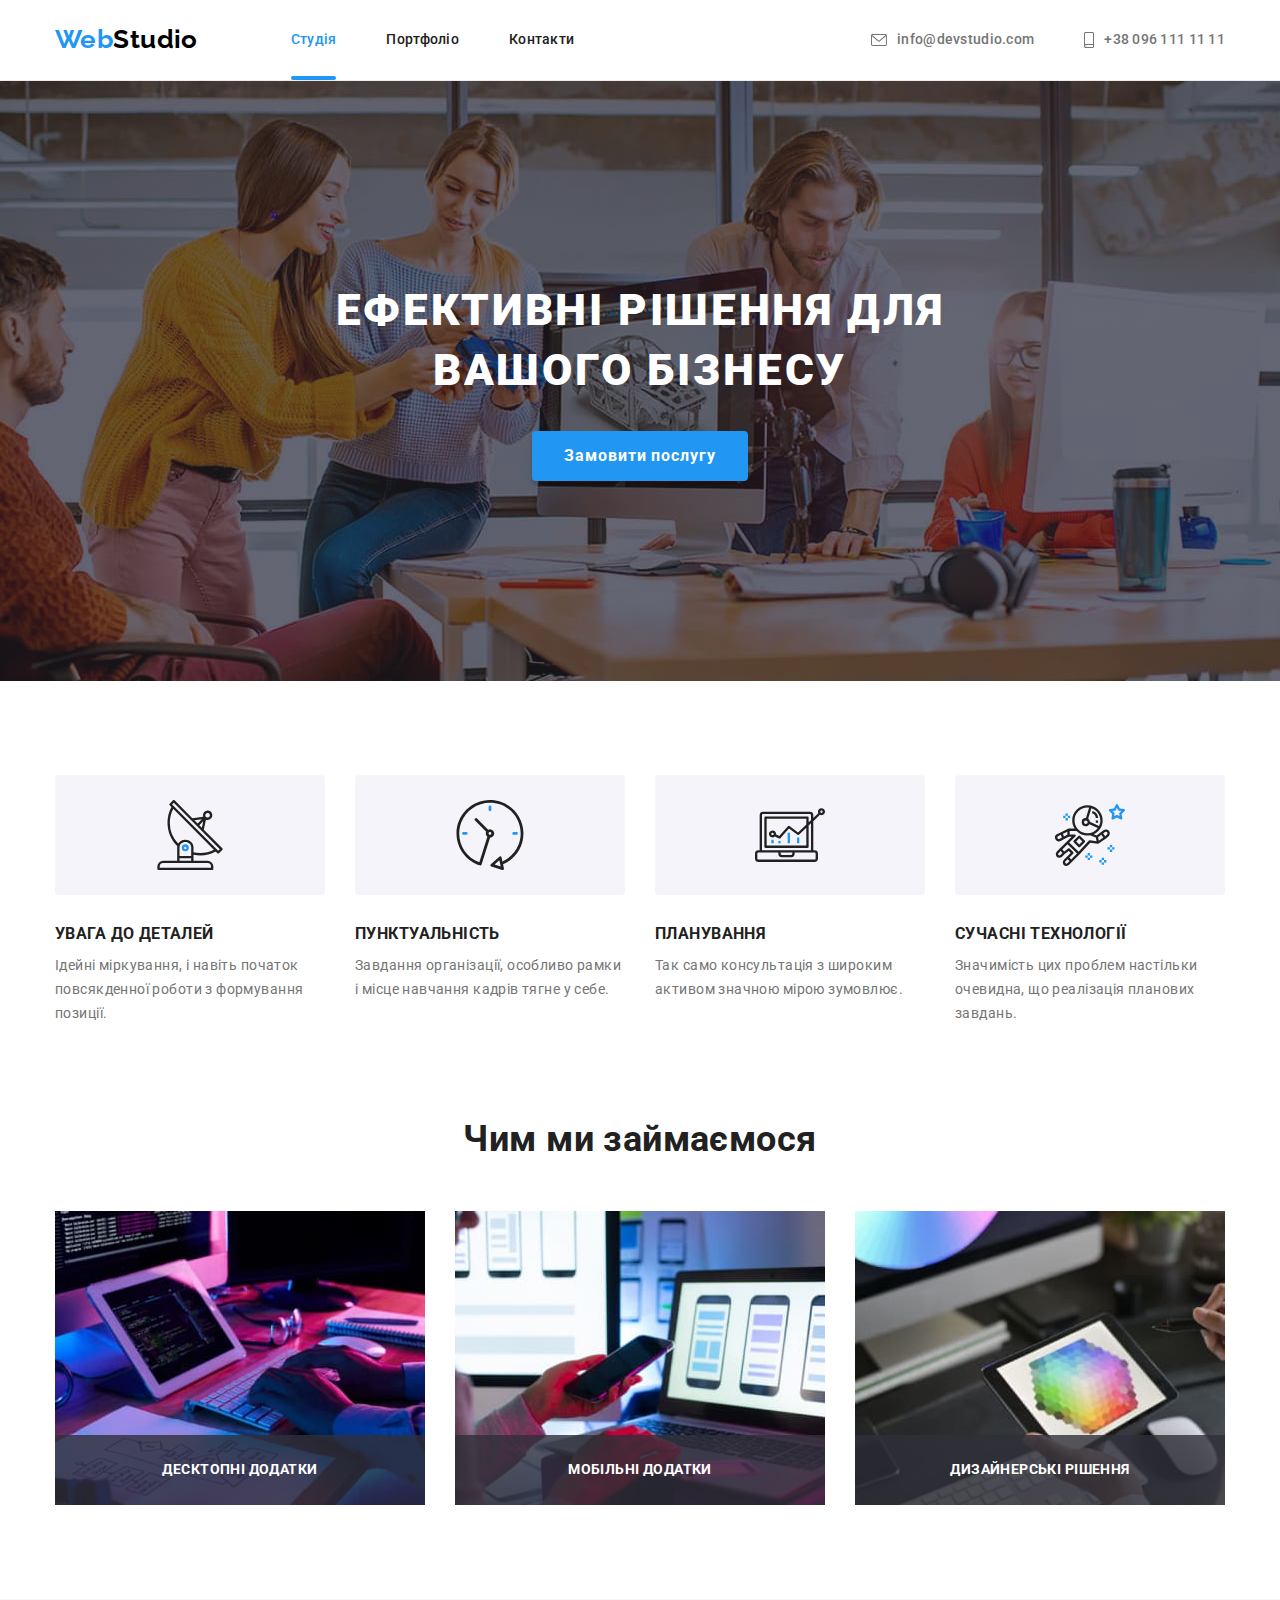
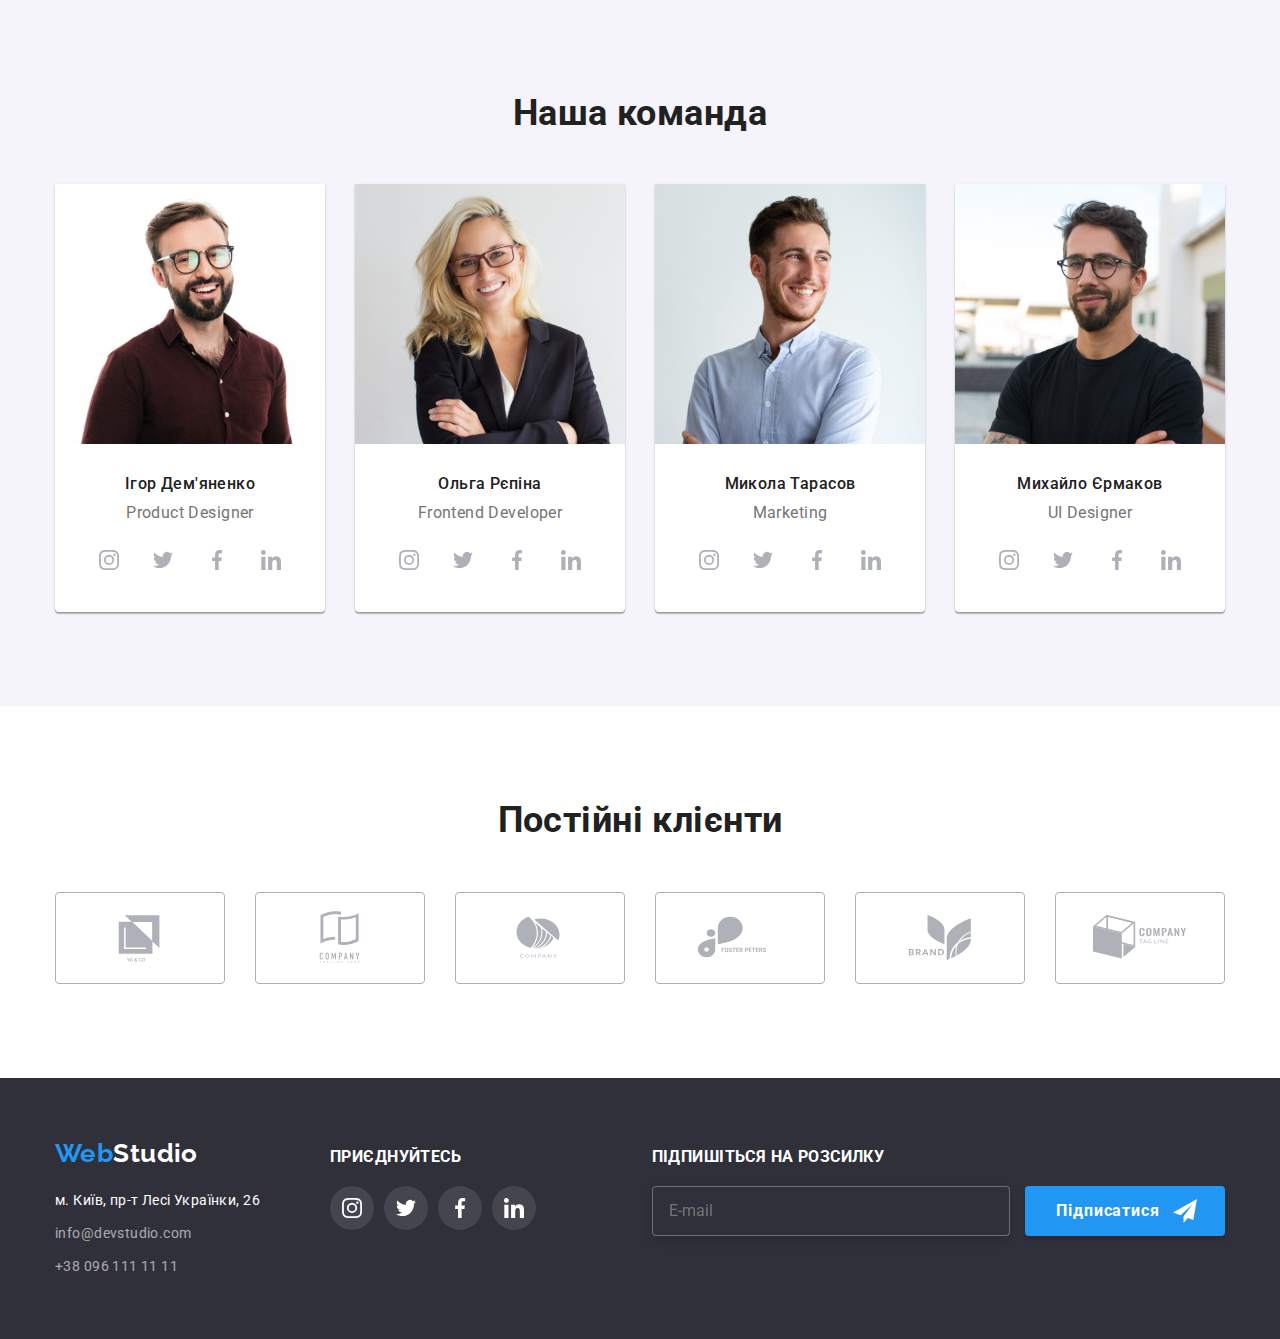
<file: index.html>
<!DOCTYPE html>
<html lang="uk">
  <head>
    <meta charset="UTF-8" />
    <meta http-equiv="X-UA-Compatible" content="IE=edge" />
    <meta name="viewport" content="width=device-width, initial-scale=1.0" />
    <title>Web Studio</title>
    <link rel="preconnect" href="https://fonts.googleapis.com" />
    <link rel="preconnect" href="https://fonts.gstatic.com" crossorigin />
    <link
      href="https://fonts.googleapis.com/css2?family=Raleway:wght@700&family=Roboto:wght@400;500;700;900&display=swap"
      rel="stylesheet"
    />
    <link
      rel="stylesheet"
      href="https://cdnjs.cloudflare.com/ajax/libs/modern-normalize/1.1.0/modern-normalize.min.css"
    />
    <link rel="stylesheet" href="./css/main.min.css" />
  </head>
  <body>
    <header class="header">
      <div class="container main-nav">
        <nav class="navigation">
          <a href="./index.html" class="header__logo"
            >Web<span class="logo__header">Studio</span></a
          >
          <ul class="site-nav">
            <li class="site-nav__item">
              <a href="./index.html" class="site-nav__link  current">Студія</a>
            </li>
            <li class="site-nav__item">
              <a href="./portfolio.html" class="site-nav__link">Портфоліо</a>
            </li>
            <li class="site-nav__item">
              <a href="" class="site-nav__link">Контакти</a>
            </li>
          </ul>
        </nav>
        <ul class="auth-nav">
          <li class="auth-nav__item">
            <a
              href="mailto:info@devstudio.com"
              target="_blank"
              rel="noopener noreferrer nofollow"
              class="auth-nav__link"
            >
              <svg class="auth-nav__icon" width="16" height="12">
                <use href="./img/svg/sprite.svg#icon-envelope"></use>
              </svg>
              info@devstudio.com</a
            >
          </li>
          <li class="auth-nav__item">
            <a
              href="tel:+380961111111"
              target="_blank"
              rel="noopener noreferrer nofollow"
              class="auth-nav__link"
            >
              <svg class="auth-nav__icon" width="10" height="16">
                <use href="./img/svg/sprite.svg#icon-smartphone"></use>
              </svg>
              +38 096 111 11 11</a
            >
          </li>
        </ul>
      </div>
    </header>
    <main>
      <!--Hero section-->
      <section class="hero">
        <h1 class="hero__title">Ефективні рішення для вашого бізнесу</h1>
        <button type="button" class="hero__button" data-modal-open>
          Замовити послугу
        </button>
      </section>
      <!--Advantages section-->
      <section class="section">
        <div class="container">
          <h2 class="visually-hidden">Переваги</h2>
          <ul class="advantage-list">
            <li class="advantage-list__item">
              <div class="advantage-list__icon-wrap">
                <svg class="advantage-list__icon">
                  <use href="./img/svg/sprite.svg#icon-antenna"></use>
                </svg>
              </div>
              <h3 class="advantage-list__title">УВАГА ДО ДЕТАЛЕЙ</h3>
              <p class="advantage-list__text">
                Ідейні міркування, і навіть початок повсякденної роботи з
                формування позиції.
              </p>
            </li>
            <li class="advantage-list__item">
              <div class="advantage-list__icon-wrap">
                <svg class="advantage-list__icon">
                  <use href="./img/svg/sprite.svg#icon-clock"></use>
                </svg>
              </div>
              <h3 class="advantage-list__title">ПУНКТУАЛЬНІСТЬ</h3>
              <p class="advantage-list__text">
                Завдання організації, особливо рамки і місце навчання кадрів
                тягне у себе.
              </p>
            </li>
            <li class="advantage-list__item">
              <div class="advantage-list__icon-wrap">
                <svg class="advantage-list__icon">
                  <use href="./img/svg/sprite.svg#icon-diagram"></use>
                </svg>
              </div>
              <h3 class="advantage-list__title">ПЛАНУВАННЯ</h3>
              <p class="advantage-list__text">
                Так само консультація з широким активом значною мірою зумовлює.
              </p>
            </li>
            <li class="advantage-list__item">
              <div class="advantage-list__icon-wrap">
                <svg class="advantage-list__icon">
                  <use href="./img/svg/sprite.svg#icon-astronaut"></use>
                </svg>
              </div>
              <h3 class="advantage-list__title">СУЧАСНІ ТЕХНОЛОГІЇ</h3>
              <p class="advantage-list__text">
                Значимість цих проблем настільки очевидна, що реалізація
                планових завдань.
              </p>
            </li>
          </ul>
        </div>
      </section>
      <!--What we do section-->
      <section class="section work-section">
        <div class="container">
          <h2 class="section-title">Чим ми займаємося</h2>
          <ul class="work-list">
            <li class="work-list__item">
              <div class="work-list__image-thumb">
                <img
                  src="./img/what-we-do/example1.jpg"
                  alt="Приклад роботи 1"
                  width="370"
                  height="294"
                />

                <p class="work-list__text">Десктопні додатки</p>
              </div>
            </li>
            <li class="work-list__item">
              <div class="work-list__image-thumb">
                <img
                  src="./img/what-we-do/example2.jpg"
                  alt="Приклад роботи 2"
                  width="370"
                  height="294"
                />
                <p class="work-list__text">Мобільні додатки</p>
              </div>
            </li>
            <li class="work-list__item">
              <div class="work-list__image-thumb">
                <img
                  src="./img/what-we-do/example3.jpg"
                  alt="Приклад роботи 3"
                  width="370"
                  height="294"
                />
                <p class="work-list__text">Дизайнерські рішення</p>
              </div>
            </li>
          </ul>
        </div>
      </section>
      <!--Our team section-->
      <section class="section team-section">
        <div class="container">
          <h2 class="section-title">Наша команда</h2>
          <ul class="team-list">
            <li class="team-list__icon">
              <img
                src="./img/our-team/igor.jpg"
                alt="Ігор Дем'яненко"
                width="270"
                height="260"
              />
              <div class="team-list__icon-border">
                <h3 class="team-list__title">Ігор Дем'яненко</h3>
                <p lang="en" class="team-list__text">Product Designer</p>

                <ul class="social-list">
                  <li class="social-list__item">
                    <a
                      href=""
                      target="_blank"
                      rel="noopener noreferrer nofollow"
                      class="social-list__link"
                    >
                      <svg class="social-list__icon">
                        <use href="./img/svg/sprite.svg#icon-instagram"></use>
                      </svg>
                    </a>
                  </li>
                  <li class="social-list__item">
                    <a
                      href=""
                      target="_blank"
                      rel="noopener noreferrer nofollow"
                      class="social-list__link"
                    >
                      <svg class="social-list__icon">
                        <use href="./img/svg/sprite.svg#icon-twitter"></use>
                      </svg>
                    </a>
                  </li>
                  <li class="social-list__item">
                    <a
                      href=""
                      target="_blank"
                      rel="noopener noreferrer nofollow"
                      class="social-list__link"
                    >
                      <svg class="social-list__icon">
                        <use href="./img/svg/sprite.svg#icon-facebook"></use>
                      </svg>
                    </a>
                  </li>
                  <li class="social-list__item">
                    <a
                      href=""
                      target="_blank"
                      rel="noopener noreferrer nofollow"
                      class="social-list__link"
                    >
                      <svg class="social-list__icon">
                        <use href="./img/svg/sprite.svg#icon-linkedin"></use>
                      </svg>
                    </a>
                  </li>
                </ul>
              </div>
            </li>
            <li class="team-list__icon">
              <img
                src="./img/our-team/olga.jpg"
                alt="Ольга Рєпіна"
                width="270"
                height="260"
              />
              <div class="team-list__icon-border">
                <h3 class="team-list__title">Ольга Рєпіна</h3>
                <p lang="en" class="team-list__text">Frontend Developer</p>
                <ul class="social-list">
                  <li class="social-list__item">
                    <a
                      href=""
                      target="_blank"
                      rel="noopener noreferrer nofollow"
                      class="social-list__link"
                    >
                      <svg class="social-list__icon">
                        <use href="./img/svg/sprite.svg#icon-instagram"></use>
                      </svg>
                    </a>
                  </li>
                  <li class="social-list__item">
                    <a
                      href=""
                      target="_blank"
                      rel="noopener noreferrer nofollow"
                      class="social-list__link"
                    >
                      <svg class="social-list__icon">
                        <use href="./img/svg/sprite.svg#icon-twitter"></use>
                      </svg>
                    </a>
                  </li>
                  <li class="social-list__item">
                    <a
                      href=""
                      target="_blank"
                      rel="noopener noreferrer nofollow"
                      class="social-list__link"
                    >
                      <svg class="social-list__icon">
                        <use href="./img/svg/sprite.svg#icon-facebook"></use>
                      </svg>
                    </a>
                  </li>
                  <li class="social-list__item">
                    <a
                      href=""
                      target="_blank"
                      rel="noopener noreferrer nofollow"
                      class="social-list__link"
                    >
                      <svg class="social-list__icon">
                        <use href="./img/svg/sprite.svg#icon-linkedin"></use>
                      </svg>
                    </a>
                  </li>
                </ul>
              </div>
            </li>
            <li class="team-list__icon">
              <img
                src="./img/our-team/mykola.jpg"
                alt="Микола Тарасов"
                width="270"
                height="260"
              />
              <div class="team-list__icon-border">
                <h3 class="team-list__title">Микола Тарасов</h3>
                <p lang="en" class="team-list__text">Marketing</p>
                <ul class="social-list">
                  <li class="social-list__item">
                    <a
                      href=""
                      target="_blank"
                      rel="noopener noreferrer nofollow"
                      class="social-list__link"
                    >
                      <svg class="social-list__icon">
                        <use href="./img/svg/sprite.svg#icon-instagram"></use>
                      </svg>
                    </a>
                  </li>
                  <li class="social-list__item">
                    <a
                      href=""
                      target="_blank"
                      rel="noopener noreferrer nofollow"
                      class="social-list__link"
                    >
                      <svg class="social-list__icon">
                        <use href="./img/svg/sprite.svg#icon-twitter"></use>
                      </svg>
                    </a>
                  </li>
                  <li class="social-list__item">
                    <a
                      href=""
                      target="_blank"
                      rel="noopener noreferrer nofollow"
                      class="social-list__link"
                    >
                      <svg class="social-list__icon">
                        <use href="./img/svg/sprite.svg#icon-facebook"></use>
                      </svg>
                    </a>
                  </li>
                  <li class="social-list__item">
                    <a
                      href=""
                      target="_blank"
                      rel="noopener noreferrer nofollow"
                      class="social-list__link"
                    >
                      <svg class="social-list__icon">
                        <use href="./img/svg/sprite.svg#icon-linkedin"></use>
                      </svg>
                    </a>
                  </li>
                </ul>
              </div>
            </li>
            <li class="team-list__icon">
              <img
                src="./img/our-team/myhailo.jpg"
                alt="Михайло Єрмаков"
                width="270"
                height="260"
              />
              <div class="team-list__icon-border">
                <h3 class="team-list__title">Михайло Єрмаков</h3>
                <p lang="en" class="team-list__text">UI Designer</p>
                <ul class="social-list">
                  <li class="social-list__item">
                    <a
                      href=""
                      target="_blank"
                      rel="noopener noreferrer nofollow"
                      class="social-list__link"
                    >
                      <svg class="social-list__icon">
                        <use href="./img/svg/sprite.svg#icon-instagram"></use>
                      </svg>
                    </a>
                  </li>
                  <li class="social-list__item">
                    <a
                      href=""
                      target="_blank"
                      rel="noopener noreferrer nofollow"
                      class="social-list__link"
                    >
                      <svg class="social-list__icon">
                        <use href="./img/svg/sprite.svg#icon-twitter"></use>
                      </svg>
                    </a>
                  </li>
                  <li class="social-list__item">
                    <a
                      href=""
                      target="_blank"
                      rel="noopener noreferrer nofollow"
                      class="social-list__link"
                    >
                      <svg class="social-list__icon">
                        <use href="./img/svg/sprite.svg#icon-facebook"></use>
                      </svg>
                    </a>
                  </li>
                  <li class="social-list__item">
                    <a
                      href=""
                      target="_blank"
                      rel="noopener noreferrer nofollow"
                      class="social-list__link"
                    >
                      <svg class="social-list__icon">
                        <use href="./img/svg/sprite.svg#icon-linkedin"></use>
                      </svg>
                    </a>
                  </li>
                </ul>
              </div>
            </li>
          </ul>
        </div>
      </section>
      <!--Clients-->
      <section class="section">
        <div class="container">
          <h2 class="section-title">Постійні клієнти</h2>
          <ul class="clients-list">
            <li class="clients-list__item">
              <a
                href=""
                target="_blank"
                rel="noopener noreferrer nofollow"
                class="clients-list__link"
              >
                <svg class="clients-list__logo">
                  <use href="./img/svg/sprite.svg#icon-client1"></use>
                </svg>
              </a>
            </li>
            <li class="clients-list__item">
              <a
                href=""
                target="_blank"
                rel="noopener noreferrer nofollow"
                class="clients-list__link"
              >
                <svg class="clients-list__logo">
                  <use href="./img/svg/sprite.svg#icon-client2"></use>
                </svg>
              </a>
            </li>
            <li class="clients-list__item">
              <a
                href=""
                target="_blank"
                rel="noopener noreferrer nofollow"
                class="clients-list__link"
              >
                <svg class="clients-list__logo">
                  <use href="./img/svg/sprite.svg#icon-client3"></use>
                </svg>
              </a>
            </li>
            <li class="clients-list__item">
              <a
                href=""
                target="_blank"
                rel="noopener noreferrer nofollow"
                class="clients-list__link"
              >
                <svg class="clients-list__logo">
                  <use href="./img/svg/sprite.svg#icon-client4"></use>
                </svg>
              </a>
            </li>
            <li class="clients-list__item">
              <a
                href=""
                target="_blank"
                rel="noopener noreferrer nofollow"
                class="clients-list__link"
              >
                <svg class="clients-list__logo">
                  <use href="./img/svg/sprite.svg#icon-client5"></use>
                </svg>
              </a>
            </li>
            <li class="clients-list__item">
              <a
                href=""
                target="_blank"
                rel="noopener noreferrer nofollow"
                class="clients-list__link"
              >
                <svg class="clients-list__logo">
                  <use href="./img/svg/sprite.svg#icon-client6"></use>
                </svg>
              </a>
            </li>
          </ul>
        </div>
      </section>
    </main>
    <!-- footer -->
    <footer class="footer-page">
      <div class="container main-footer">
        <div class="communication">
          <a href="./index.html" class="footer-page__logo"
            >Web<span class="logo__footer">Studio</span></a
          >
          <address>
            <ul class="communication-list">
              <li class="communication-list__item">
                <a
                  href="https://goo.gl/maps/879WaUZSCeZe2CB97"
                  target="_blank"
                  rel="noopener noreferrer nofollow"
                  class="communication-list__adress"
                  >м. Київ, пр-т Лесі Українки, 26</a
                >
              </li>
              <li class="communication-list__item">
                <a href="mailto:info@devstudio.com" class="communication-list__mail"
                  >info@devstudio.com</a
                >
              </li>
              <li class="communication-list__item">
                <a href="tel:+380961111111" class="communication-list__tel"
                  >+38 096 111 11 11</a
                >
              </li>
            </ul>
          </address>
        </div>

        <div class="join">
          <p class="join__text">приєднуйтесь</p>
          <ul class="social-media-list">
            <li class="social-media-list__item">
              <a
                href=""
                target="_blank"
                rel="noopener noreferrer nofollow"
                class="social-media-list__link"
              >
                <svg class="social-media-list__icon">
                  <use href="./img/svg/sprite.svg#icon-instagram"></use>
                </svg>
              </a>
            </li>
            <li class="social-media-list__item">
              <a
                href=""
                target="_blank"
                rel="noopener noreferrer nofollow"
                class="social-media-list__link"
              >
                <svg class="social-media-list__icon">
                  <use href="./img/svg/sprite.svg#icon-twitter"></use>
                </svg>
              </a>
            </li>
            <li class="social-media-list__item">
              <a
                href=""
                target="_blank"
                rel="noopener noreferrer nofollow"
                class="social-media-list__link"
              >
                <svg class="social-media-list__icon">
                  <use href="./img/svg/sprite.svg#icon-facebook"></use>
                </svg>
              </a>
            </li>
            <li class="social-media-list__item">
              <a
                href=""
                target="_blank"
                rel="noopener noreferrer nofollow"
                class="social-media-list__link"
              >
                <svg class="social-media-list__icon">
                  <use href="./img/svg/sprite.svg#icon-linkedin"></use>
                </svg>
              </a>
            </li>
          </ul>
        </div>
        <div class="sign">
          <p class="sign__text">Підпишіться на розсилку</p>
          <form action="" class="footer-form">
            <input type="email" name="email" placeholder="E-mail" class="footer-form__input"/>
            <button tupe="submit" class="footer-form__button">
              Підписатися
              <svg class="footer-form__mark"width="24" height="24">
                <use href="./img/svg/sprite.svg#icon-icon-send"></use>
              </svg>
            </button>
          </form>
        </div>
      </div>
    </footer>
    <!-- backdrop-modal -->
    <div class="backdrop is-hidden" data-modal>
      <div class="modal">
        <button type="button" class="modal__close-button" data-modal-close>
          <svg width="18" height="18">
            <use href="./img/svg/sprite.svg#icon-close"></use>
          </svg>
        </button>
        <p class="modal__text">Залиште свої дані, ми вам передзвонимо</p>
        <form action="" class="form">
          <div class="form-element">
            <label for="user_name" class="form-element__label">Ім'я</label>
            <div class="form-element__wrap">
              <input type="text" name="username" id="user_name" class="form-element__input"/>
              <svg class="form-element__icon"width="18" height="18">
                <use href="./img/svg/sprite.svg#icon-person-black"></use>
              </svg>
            </div>
          </div>
          <div class="form-element">
            <label for="tel"class="form-element__label">Телефон</label>
            <div class="form-element__wrap">
              <input type="tel" name="phonenumber" id="tel" class="form-element__input"/>
              <svg class="form-element__icon" width="18" height="18">
                <use href="./img/svg/sprite.svg#icon-phone-black"></use>
              </svg>
            </div>
          </div>
          <div class="form-element">
            <label for="user_email"class="form-element__label">Пошта</label>
            <div class="form-element__wrap">
              <input type="email" name="useremail" id="user_email" class="form-element__input"/>
              <svg class="form-element__icon" width="18" height="18">
                <use href="./img/svg/sprite.svg#icon-email-black"></use>
              </svg>
            </div>
          </div>
          <div class="form-element">
            <label for="comments" class="form-element__label" >Коментар</label>
            <textarea
              class="form-element__textarea-comments"
              name="comments"
              id="comments"
              cols="30"
              rows="10"
              placeholder="Введіть текст"
            ></textarea>
          </div>
          <div class="accept">
            <input
              type="checkbox"
              name="accept"
              id="accept"
              class="visually-hidden accept__input"
            />

            <label for="accept" class="accept__label">
              <div class="checkbox">
                <svg width="16" height="15">
                  <use href="./img/svg/sprite.svg#icon-icon-check"></use>
                </svg>
              </div>
              <span>Погоджуюся з розсилкою та приймаю </span>
              <a href="" class="checkbox__link"> Умови договору</a>
            </label>
          </div>
          <div class="wrap-form-button">
<button type="submit" class="form-button">Відправити</button>
          </div>
          
        </form>
      </div>
    </div>
    <script src="./js/modal.js"></script>
  </body>
</html>
</file>
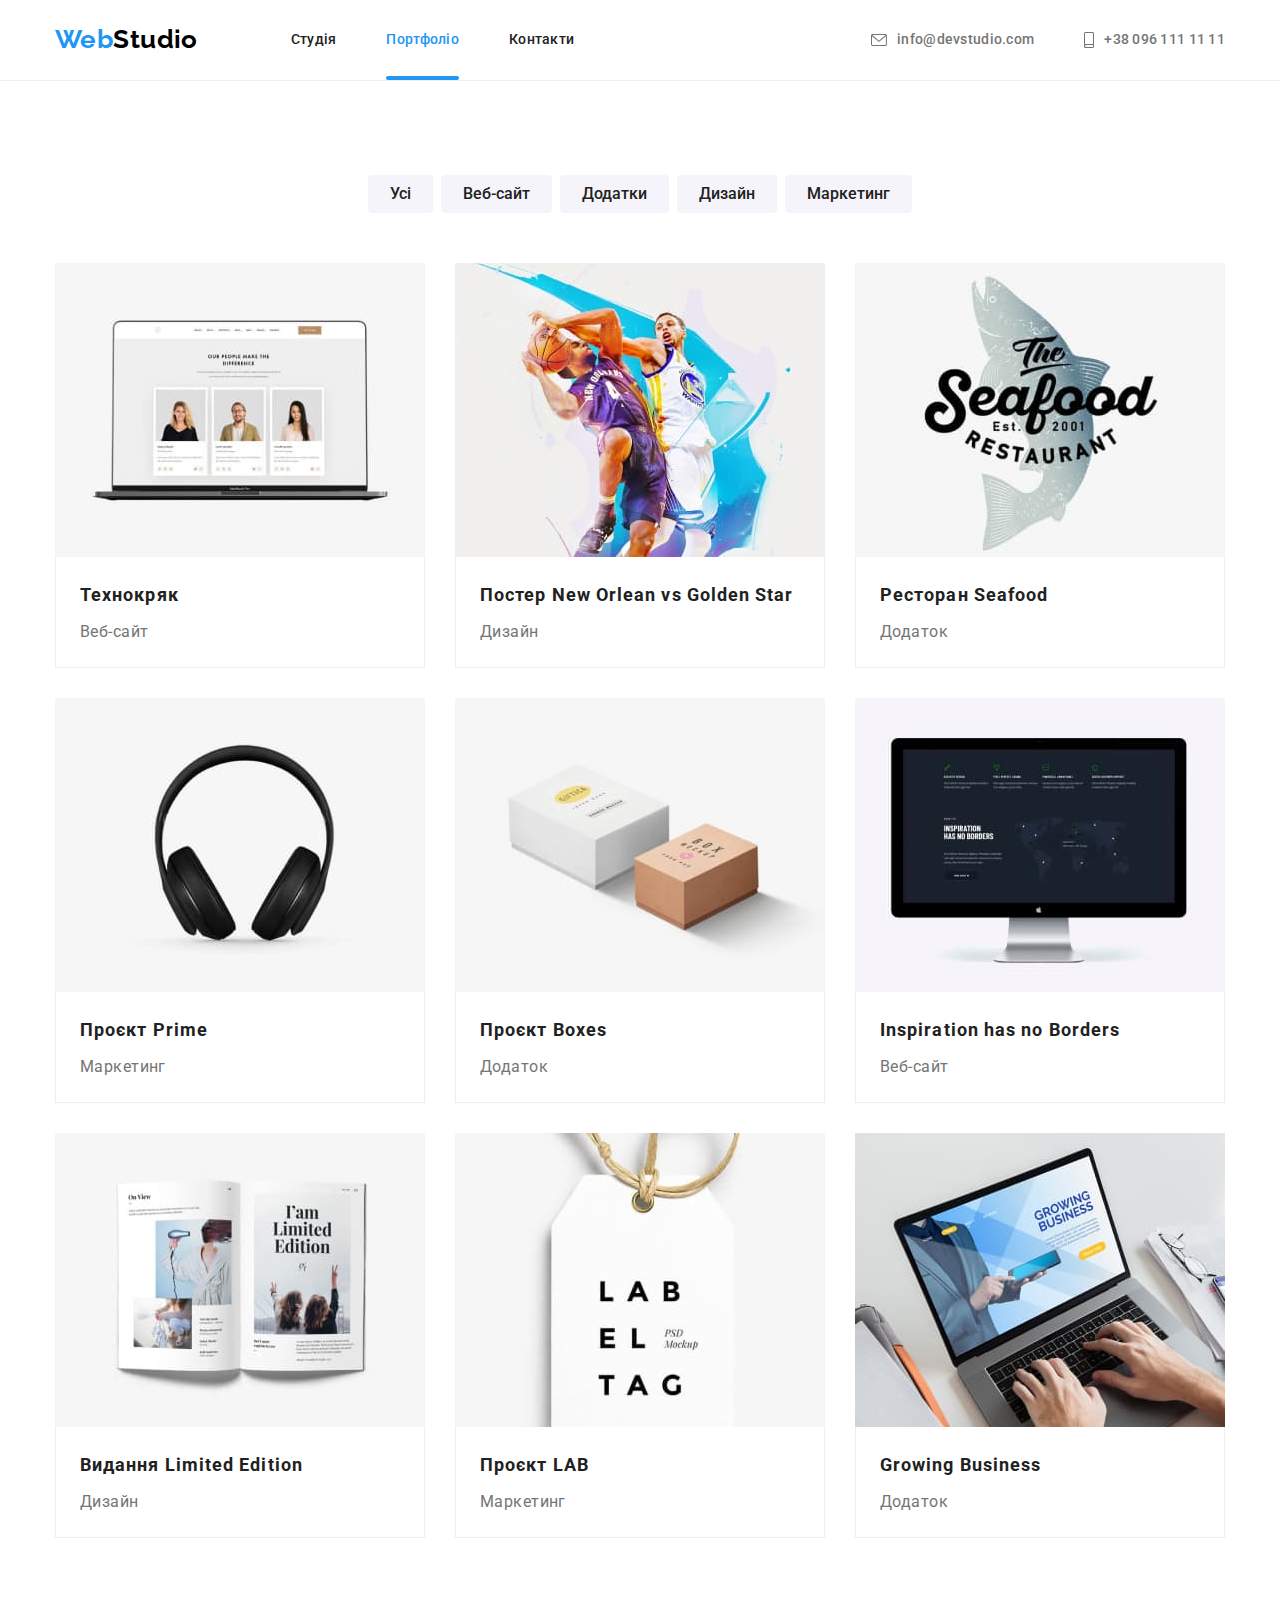
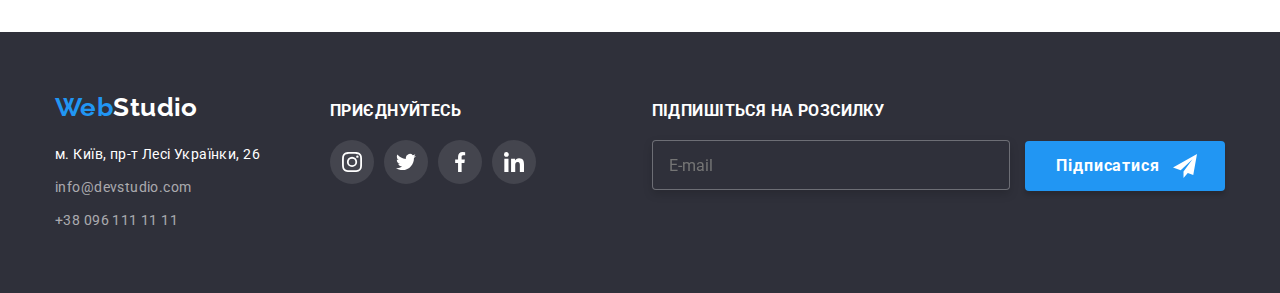
<file: portfolio.html>
<!DOCTYPE html>
<html lang="uk">
  <head>
    <meta charset="UTF-8" />
    <meta http-equiv="X-UA-Compatible" content="IE=edge" />
    <meta name="viewport" content="width=device-width, initial-scale=1.0" />
    <title>Portfolio</title>
    <link rel="preconnect" href="https://fonts.googleapis.com" />
    <link rel="preconnect" href="https://fonts.gstatic.com" crossorigin />
    <link
      href="https://fonts.googleapis.com/css2?family=Raleway:wght@700&family=Roboto:wght@400;500;700;900&display=swap"
      rel="stylesheet"
    />
    <link
      rel="stylesheet"
      href="https://cdnjs.cloudflare.com/ajax/libs/modern-normalize/1.1.0/modern-normalize.min.css"
    />
    <link rel="stylesheet" href="./css/main.min.css" />
  </head>
  <body>
      <header class="header">
        <div class="container main-nav">
          <nav class="navigation">
            <a href="./index.html" class="header__logo">Web<span class="logo__header">Studio</span></a>
            <ul class="site-nav">
              <li class="site-nav__item">
                <a href="./index.html" class="site-nav__link">Студія</a>
              </li>
              <li class="site-nav__item">
                <a href="./portfolio.html" class="site-nav__link  current">Портфоліо</a>
              </li>
              <li class="site-nav__item">
                <a href="" class="site-nav__link">Контакти</a>
              </li>
            </ul>
          </nav>
          <ul class="auth-nav">
            <li class="auth-nav__item">
              <a href="mailto:info@devstudio.com" target="_blank" rel="noopener noreferrer nofollow" class="auth-nav__link">
                <svg class="auth-nav__icon" width="16" height="12">
                  <use href="./img/svg/sprite.svg#icon-envelope"></use>
                </svg>
                info@devstudio.com</a>
            </li>
            <li class="auth-nav__item">
              <a href="tel:+380961111111" target="_blank" rel="noopener noreferrer nofollow" class="auth-nav__link">
                <svg class="auth-nav__icon" width="10" height="16">
                  <use href="./img/svg/sprite.svg#icon-smartphone"></use>
                </svg>
                +38 096 111 11 11</a>
            </li>
          </ul>
        </div>
      </header>
    <main>
      <!--Projects-->
      <section class="section">
        <div class="container">
          <h1 class="visually-hidden">Наші проєкти</h1>
          <!--Buttons-->
          <ul class="button-list">
            <li class="button-list__item">
              <button type="button" class="button-list__button">Усі</button>
            </li>
            <li class="button-list__item">
              <button type="button" class="button-list__button">Веб-сайт</button>
            </li>
            <li class="button-list__item">
              <button type="button" class="button-list__button">Додатки</button>
            </li>
            <li class="button-list__item">
              <button type="button" class="button-list__button">Дизайн</button>
            </li>
            <li class="button-list__item">
              <button type="button" class="button-list__button">Маркетинг</button>
            </li>
          </ul>
          <!--Projects view-->
          <ul class="project-list">
            <li class="project-list__item">
              <a href="" class="project-list__link">
                <div class="card-thumb">
                  <img
                    src="./img/portfolio-projects-view/website-tehnokryak-project.jpg"
                    alt=" Фото проєкту веб-сайта Технокряк"
                    width="370"
                    height="294"
                  />
                  <p class="card-thumb__hover-text">
                    Ресурс пропонує комплексні пропозиції з різним рівнем
                    функціоналу та сервісів. Все це дозволить відвідувачу
                    отримати вичерпні відомості про компанію чи приватну особу.
                  </p>
                </div>

                <div class="project-explanation">
                  <h2 class="project-explanation__title">Технокряк</h2>
                  <p class="project-explanation__text">Веб-сайт</p>
                </div>
              </a>
            </li>
            <li class="project-list__item">
              <a href="" class="project-list__link">
                <div class="card-thumb">
                  <img
                    src="./img/portfolio-projects-view/poster-project.jpg"
                    alt="Фото проєкту постеру"
                    width="370"
                    height="294"
                  />
                  <p class="card-thumb__hover-text">
                    Ресурс пропонує комплексні пропозиції з різним рівнем
                    функціоналу та сервісів. Все це дозволить відвідувачу
                    отримати вичерпні відомості про компанію чи приватну особу.
                  </p>
                </div>

                <div class="project-explanation">
                  <h2 class="project-explanation__title">
                    Постер <span lang="en">New Orlean vs Golden Star</span>
                  </h2>
                  <p class="project-explanation__text">Дизайн</p>
                </div>
              </a>
            </li>
            <li class="project-list__item">
              <a href="" class="project-list__link">
                <div class="card-thumb">
                  <img
                    src="./img/portfolio-projects-view/seafood-project.jpg"
                    alt="Фото проекту ретсорана Seafood"
                    width="370"
                    height="294"
                  />
                  <p class="card-thumb__hover-text">
                    Ресурс пропонує комплексні пропозиції з різним рівнем
                    функціоналу та сервісів. Все це дозволить відвідувачу
                    отримати вичерпні відомості про компанію чи приватну особу.
                  </p>
                </div>

                <div class="project-explanation">
                  <h2 class="project-explanation__title">Ресторан <span lang="en">Seafood</span></h2>
                  <p class="project-explanation__text">Додаток</p>
                </div>
              </a>
            </li>
            <li class="project-list__item">
              <a href="" class="project-list__link">
                <div class="card-thumb">
                  <img
                    src="./img/portfolio-projects-view/prime-project.jpg"
                    alt="Фото проєкту Prime"
                    width="370"
                    height="294"
                  />
                  <p class="card-thumb__hover-text">
                    Ресурс пропонує комплексні пропозиції з різним рівнем
                    функціоналу та сервісів. Все це дозволить відвідувачу
                    отримати вичерпні відомості про компанію чи приватну особу.
                  </p>
                </div>

                <div class="project-explanation">
                  <h2 class="project-explanation__title">Проєкт <span lang="en">Prime</span></h2>
                  <p class="project-explanation__text">Маркетинг</p>
                </div>
              </a>
            </li>
            <li class="project-list__item">
              <a href="" class="project-list__link">
                <div class="card-thumb">
                  <img
                    src="./img/portfolio-projects-view/boxes-project.jpg"
                    alt="Фото проєкту додатка Boxes"
                    width="370"
                    height="294"
                  />
                  <p class="card-thumb__hover-text">
                    Ресурс пропонує комплексні пропозиції з різним рівнем
                    функціоналу та сервісів. Все це дозволить відвідувачу
                    отримати вичерпні відомості про компанію чи приватну особу.
                  </p>
                </div>

                <div class="project-explanation">
                  <h2 class="project-explanation__title">Проєкт <span lang="en">Boxes</span></h2>
                  <p class="project-explanation__text">Додаток</p>
                </div>
              </a>
            </li>
            <li class="project-list__item">
              <a href="" class="project-list__link">
                <div class="card-thumb">
                  <img
                    src="./img/portfolio-projects-view/inspiration-has-no-borders-project.jpg"
                    alt="Фото проєкту веб-сайта Inspiration has no borders"
                    width="370"
                    height="294"
                  />
                  <p class="card-thumb__hover-text">
                    Ресурс пропонує комплексні пропозиції з різним рівнем
                    функціоналу та сервісів. Все це дозволить відвідувачу
                    отримати вичерпні відомості про компанію чи приватну особу.
                  </p>
                </div>

                <div class="project-explanation">
                  <h2 lang="en" class="project-explanation__title">Inspiration has no Borders</h2>
                  <p class="project-explanation__text">Веб-сайт</p>
                </div>
              </a>
            </li>
            <li class="project-list__item">
              <a href="" class="project-list__link">
                <div class="card-thumb">
                  <img
                    src="./img/portfolio-projects-view/limited-edition-project.jpg"
                    alt="Фото проєкту видання Limited edition"
                    width="370"
                    height="294"
                  />
                  <p class="card-thumb__hover-text">
                    Ресурс пропонує комплексні пропозиції з різним рівнем
                    функціоналу та сервісів. Все це дозволить відвідувачу
                    отримати вичерпні відомості про компанію чи приватну особу.
                  </p>
                </div>

                <div class="project-explanation">
                  <h2 class="project-explanation__title">
                    Видання <span lang="en">Limited Edition</span>
                  </h2>
                  <p class="project-explanation__text">Дизайн</p>
                </div>
              </a>
            </li>
            <li class="project-list__item">
              <a href="" class="project-list__link">
                <div class="card-thumb">
                  <img
                    src="./img/portfolio-projects-view/lab-project.jpg"
                    alt="Фото проєкту Lab"
                    width="370"
                    height="294"
                  />
                  <p class="card-thumb__hover-text">
                    Ресурс пропонує комплексні пропозиції з різним рівнем
                    функціоналу та сервісів. Все це дозволить відвідувачу
                    отримати вичерпні відомості про компанію чи приватну особу.
                  </p>
                </div>

                <div class="project-explanation">
                  <h2 class="project-explanation__title">Проєкт <span lang="en">LAB</span></h2>
                  <p class="project-explanation__text">Маркетинг</p>
                </div>
              </a>
            </li>
            <li class="project-list__item">
              <a href="" class="project-list__link">
                <div class="card-thumb">
                  <img
                    src="./img/portfolio-projects-view/growing-business-project.jpg"
                    alt="Фото проєкту додатка Growing business"
                    width="370"
                    height="294"
                  />
                  <p class="card-thumb__hover-text">
                    Ресурс пропонує комплексні пропозиції з різним рівнем
                    функціоналу та сервісів. Все це дозволить відвідувачу
                    отримати вичерпні відомості про компанію чи приватну особу.
                  </p>
                </div>

                <div class="project-explanation">
                  <h2 lang="en" class="project-explanation__title">Growing Business</h2>
                  <p class="project-explanation__text">Додаток</p>
                </div>
              </a>
            </li>
          </ul>
        </div>
      </section>
    </main>
    <footer class="footer-page">
      <div class="container main-footer">
        <div class="communication">
          <a href="./index.html" class="footer-page__logo">Web<span class="logo__footer">Studio</span></a>
          <address>
            <ul class="communication-list">
              <li class="communication-list__item">
                <a href="https://goo.gl/maps/879WaUZSCeZe2CB97" target="_blank" rel="noopener noreferrer nofollow"
                  class="communication-list__adress">м. Київ, пр-т Лесі Українки, 26</a>
              </li>
              <li class="communication-list__item">
                <a href="mailto:info@devstudio.com" class="communication-list__mail">info@devstudio.com</a>
              </li>
              <li class="communication-list__item">
                <a href="tel:+380961111111" class="communication-list__tel">+38 096 111 11 11</a>
              </li>
            </ul>
          </address>
        </div>
    
        <div class="join">
          <p class="join__text">приєднуйтесь</p>
          <ul class="social-media-list">
            <li class="social-media-list__item">
              <a href="" target="_blank" rel="noopener noreferrer nofollow" class="social-media-list__link">
                <svg class="social-media-list__icon">
                  <use href="./img/svg/sprite.svg#icon-instagram"></use>
                </svg>
              </a>
            </li>
            <li class="social-media-list__item">
              <a href="" target="_blank" rel="noopener noreferrer nofollow" class="social-media-list__link">
                <svg class="social-media-list__icon">
                  <use href="./img/svg/sprite.svg#icon-twitter"></use>
                </svg>
              </a>
            </li>
            <li class="social-media-list__item">
              <a href="" target="_blank" rel="noopener noreferrer nofollow" class="social-media-list__link">
                <svg class="social-media-list__icon">
                  <use href="./img/svg/sprite.svg#icon-facebook"></use>
                </svg>
              </a>
            </li>
            <li class="social-media-list__item">
              <a href="" target="_blank" rel="noopener noreferrer nofollow" class="social-media-list__link">
                <svg class="social-media-list__icon">
                  <use href="./img/svg/sprite.svg#icon-linkedin"></use>
                </svg>
              </a>
            </li>
          </ul>
        </div>
        <div class="sign">
          <p class="sign__text">Підпишіться на розсилку</p>
          <form action="" class="footer-form">
            <input type="email" name="email" placeholder="E-mail" class="footer-form__input" />
            <button tupe="submit" class="footer-form__button">
              Підписатися
              <svg class="footer-form__mark" width="24" height="24">
                <use href="./img/svg/sprite.svg#icon-icon-send"></use>
              </svg>
            </button>
          </form>
        </div>
      </div>
    </footer>
  </body>
</html>
</file>
<file: css/main.min.css>
:root{--primary-text-color: #757575;--title-text-color: #212121;--accent-color: #2196f3;--secondary-accent-color: #188ce8;--primary-white-color: #ffffff;--primary-black-color: #000000;--address-color: rgba(255, 255, 255, 0.6);--primary-icon-color: #afb1b8;--primary-bg-color: #ffffff;--secondary-bg-color: #2f303a;--third-bg-color: #f5f4fa;--animation-bg-color: rgba(47, 48, 58, 0.8);--secondary-animation-bg-color: rgba(33, 150, 243, 0.9);--border-header-color: #ececec;--border-color: #eeeeee;--card-set-gap: 30px}.project-list,.button-list,.clients-list,.social-list,.team-list,.work-list,.advantage-list,.social-media-list,.communication-list,.auth-nav,.site-nav{list-style:none}.project-list__link,.clients-list__link,.social-list__link,.social-media-list__link,.communication-list__tel,.communication-list__mail,.communication-list__adress,.auth-nav__link,.site-nav__link,.footer-page__logo,.header__logo{text-decoration:none;font-style:normal}h1,h2,h3,h4,h5,h6,p,ul{margin:0;padding:0}img{display:block}body{background-color:var(--primary-bg-color);color:var(--primary-text-color);font-family:"Roboto",sans-serif;font-size:14px;line-height:1.71;letter-spacing:.03em}.visually-hidden{position:absolute;white-space:nowrap;width:1px;height:1px;overflow:hidden;border:0;padding:0;clip:rect(0 0 0 0);-webkit-clip-path:inset(50%);clip-path:inset(50%);margin:-1px}.container{width:1200px;padding-left:15px;padding-right:15px;margin-left:auto;margin-right:auto}.section{padding-top:94px;padding-bottom:94px}.section-title{margin-bottom:50px;font-weight:700;font-size:36px;line-height:1.15;text-align:center;color:var(--title-text-color)}.footer-page__logo,.header__logo{font-family:"Raleway",sans-serif;font-weight:700;font-size:26px;line-height:1.2;color:var(--accent-color)}.logo__header{color:var(--primary-black-color)}.logo__footer{color:var(--primary-white-color)}.footer-page__logo{display:inline-block;margin-bottom:20px}.header{border-bottom:1px solid var(--border-header-color)}.main-nav,.navigation{display:-webkit-box;display:-ms-flexbox;display:flex;-webkit-box-align:center;-ms-flex-align:center;align-items:center}.site-nav{display:-webkit-box;display:-ms-flexbox;display:flex;margin-left:93px}.site-nav__item:not(:last-child){margin-right:50px}.auth-nav__link,.site-nav__link{display:-webkit-box;display:-ms-flexbox;display:flex;-webkit-box-align:center;-ms-flex-align:center;align-items:center;padding-top:32px;padding-bottom:32px;font-weight:500;line-height:1.14;letter-spacing:.02em;-webkit-transition:color 250ms cubic-bezier(0.4, 0, 0.2, 1);transition:color 250ms cubic-bezier(0.4, 0, 0.2, 1)}.site-nav__link{color:var(--title-text-color)}.site-nav__link:hover,.site-nav__link:focus{color:var(--accent-color)}.site-nav__item{position:relative}.auth-nav{display:-webkit-box;display:-ms-flexbox;display:flex;margin-left:auto}.auth-nav__item:not(:last-child){margin-right:50px}.auth-nav__link{color:var(--primary-text-color)}.auth-nav__link:hover,.auth-nav__link:focus{color:var(--accent-color)}.auth-nav__icon{margin-right:10px;fill:currentColor}.current{color:var(--accent-color)}.current::after{position:absolute;content:"";bottom:0;left:0;height:4px;width:100%;border-radius:2px;background-color:var(--accent-color)}.footer-page{padding-top:60px;padding-bottom:60px;background-color:var(--secondary-bg-color)}.main-footer{display:-webkit-box;display:-ms-flexbox;display:flex;-webkit-box-align:baseline;-ms-flex-align:baseline;align-items:baseline}.communication{margin-right:70px}.communication-list__item{margin-bottom:9px}.communication-list__item:last-child{margin-bottom:0px}.communication-list__adress{-webkit-transition:color 250ms cubic-bezier(0.4, 0, 0.2, 1);transition:color 250ms cubic-bezier(0.4, 0, 0.2, 1);color:var(--primary-white-color)}.communication-list__adress:hover,.communication-list__adress:focus{color:var(--accent-color)}.communication-list__mail{-webkit-transition:color 250ms cubic-bezier(0.4, 0, 0.2, 1);transition:color 250ms cubic-bezier(0.4, 0, 0.2, 1);color:var(--address-color)}.communication-list__mail:hover,.communication-list__mail:focus{color:var(--accent-color)}.communication-list__tel{-webkit-transition:color 250ms cubic-bezier(0.4, 0, 0.2, 1);transition:color 250ms cubic-bezier(0.4, 0, 0.2, 1);color:var(--address-color)}.communication-list__tel:hover,.communication-list__tel:focus{color:var(--accent-color)}.join{margin-right:auto}.join__text,.sign__text{margin-bottom:20px;text-transform:uppercase;font-weight:700;font-size:16px;line-height:1.14;color:var(--primary-white-color)}.social-media-list{display:-webkit-box;display:-ms-flexbox;display:flex;-webkit-box-align:center;-ms-flex-align:center;align-items:center;-webkit-box-pack:center;-ms-flex-pack:center;justify-content:center}.social-media-list__item{margin-right:10px}.social-media-list__item:last-child{margin-right:0}.social-media-list__link{display:-webkit-box;display:-ms-flexbox;display:flex;width:44px;height:44px;-webkit-box-align:center;-ms-flex-align:center;align-items:center;-webkit-box-pack:center;-ms-flex-pack:center;justify-content:center;border-radius:50%;-webkit-transition:background-color 250ms cubic-bezier(0.4, 0, 0.2, 1);transition:background-color 250ms cubic-bezier(0.4, 0, 0.2, 1);background-color:rgba(255,255,255,.1)}.social-media-list__link:hover,.social-media-list__link:focus{background-color:var(--accent-color)}.social-media-list__icon{width:20px;height:20px;fill:var(--primary-white-color)}.footer-form__input{width:358px;height:50px;margin-right:12px;padding-left:16px;font-size:16px;line-height:1.25;border:1px solid rgba(255,255,255,.3);-webkit-filter:drop-shadow(0px 4px 4px rgba(0, 0, 0, 0.15));filter:drop-shadow(0px 4px 4px rgba(0, 0, 0, 0.15));border-radius:4px;color:var(--address-color);background-color:var(--secondary-bg-color)}.footer-form__button{position:relative;-webkit-transition:background-color 250ms cubic-bezier(0.4, 0, 0.2, 1);transition:background-color 250ms cubic-bezier(0.4, 0, 0.2, 1);width:200px;height:50px;padding:10px 62px 10px 28px;font-weight:700;font-size:16px;line-height:1.88;letter-spacing:.06em;-webkit-box-shadow:0px 4px 4px rgba(0,0,0,.15);box-shadow:0px 4px 4px rgba(0,0,0,.15);border-radius:4px;border:none;cursor:pointer;color:var(--primary-white-color);background-color:var(--accent-color)}.footer-form__button:hover,.footer-form__button:focus{background-color:var(--secondary-accent-color)}.footer-form__mark{position:absolute;right:28px;top:50%;-webkit-transform:translateY(-50%);transform:translateY(-50%)}.hero{max-width:1600px;margin-left:auto;margin-right:auto;min-height:600px;text-align:center;padding-top:200px;padding-bottom:200px;background-image:-webkit-gradient(linear, left top, right top, from(rgba(47, 48, 58, 0.4)), to(rgba(47, 48, 58, 0.4))),url(../img/bg-hero/hero.jpg);background-image:linear-gradient(to right, rgba(47, 48, 58, 0.4), rgba(47, 48, 58, 0.4)),url(../img/bg-hero/hero.jpg);background-position:center;background-repeat:no-repeat;background-size:cover;background-color:var(--secondary-bg-color)}.hero__title{margin:auto;margin-bottom:30px;max-width:700px;font-weight:900;font-size:44px;line-height:1.36;letter-spacing:.06em;text-transform:uppercase;color:var(--primary-white-color)}.hero__button{padding:10px 32px;min-width:216px;-webkit-transition:background-color 250ms cubic-bezier(0.4, 0, 0.2, 1);transition:background-color 250ms cubic-bezier(0.4, 0, 0.2, 1);font-weight:700;font-size:16px;line-height:1.88;letter-spacing:.06em;color:var(--primary-white-color);background-color:var(--accent-color);cursor:pointer;-webkit-box-shadow:0px 4px 4px rgba(0,0,0,.15);box-shadow:0px 4px 4px rgba(0,0,0,.15);border-radius:4px;border:none}.hero__button:hover,.hero__button:focus{background-color:var(--secondary-accent-color)}.advantage-list{display:-webkit-box;display:-ms-flexbox;display:flex;-ms-flex-wrap:wrap;flex-wrap:wrap}.advantage-list__item{width:270px;margin-right:var(--card-set-gap)}.advantage-list__item:nth-child(4n){margin-right:0px}.advantage-list__title{margin-bottom:10px;color:var(--title-text-color);font-weight:700;line-height:1.14;text-transform:uppercase}.advantage-list__icon-wrap{display:-webkit-box;display:-ms-flexbox;display:flex;-webkit-box-align:center;-ms-flex-align:center;align-items:center;-webkit-box-pack:center;-ms-flex-pack:center;justify-content:center;margin-bottom:30px;height:120px;border-radius:4px;background-color:var(--third-bg-color)}.advantage-list__icon{width:70px;height:70px}.work-section{padding-top:0}.work-list{display:-webkit-box;display:-ms-flexbox;display:flex;-ms-flex-wrap:wrap;flex-wrap:wrap}.work-list__item{width:370px;margin-right:var(--card-set-gap)}.work-list__item:nth-child(3n){margin-right:0}.work-list__image-thumb{position:relative;display:-webkit-box;display:-ms-flexbox;display:flex;-webkit-box-align:center;-ms-flex-align:center;align-items:center;-webkit-box-pack:center;-ms-flex-pack:center;justify-content:center}.work-list__image-thumb::before{position:absolute;content:"";bottom:0;left:0;width:100%;height:70px;background-color:var(--animation-bg-color)}.work-list__text{position:absolute;bottom:0;padding-top:27px;padding-bottom:27px;font-weight:700;line-height:1.14;text-transform:uppercase;color:var(--primary-white-color)}.team-section{background-color:var(--third-bg-color)}.team-list{display:-webkit-box;display:-ms-flexbox;display:flex;-ms-flex-wrap:wrap;flex-wrap:wrap;color:var(--primary-text-color)}.team-list__icon{width:270px;margin-right:var(--card-set-gap);text-align:center;border-radius:0px 0px 4px 4px;-webkit-box-shadow:0px 1px 3px rgba(0,0,0,.12),0px 1px 1px rgba(0,0,0,.14),0px 2px 1px rgba(0,0,0,.2);box-shadow:0px 1px 3px rgba(0,0,0,.12),0px 1px 1px rgba(0,0,0,.14),0px 2px 1px rgba(0,0,0,.2);background-color:var(--primary-bg-color)}.team-list__icon:nth-child(4n){margin-right:0}.team-list__icon-border{padding-top:30px;padding-bottom:30px}.team-list__title{margin-bottom:10px;font-weight:500;font-size:16px;line-height:1.19;color:var(--title-text-color)}.team-list__text{font-size:16px;line-height:1.19;text-align:center;margin-bottom:16px}.social-list{display:-webkit-box;display:-ms-flexbox;display:flex;-webkit-box-align:center;-ms-flex-align:center;align-items:center;-webkit-box-pack:center;-ms-flex-pack:center;justify-content:center}.social-list__item{margin-right:10px}.social-list__item:last-child{margin-right:0}.social-list__link{display:-webkit-box;display:-ms-flexbox;display:flex;-webkit-box-align:center;-ms-flex-align:center;align-items:center;-webkit-box-pack:center;-ms-flex-pack:center;justify-content:center;width:44px;height:44px;-webkit-transition:background-color 250ms cubic-bezier(0.4, 0, 0.2, 1),fill 250ms cubic-bezier(0.4, 0, 0.2, 1);transition:background-color 250ms cubic-bezier(0.4, 0, 0.2, 1),fill 250ms cubic-bezier(0.4, 0, 0.2, 1);border-radius:50%;fill:var(--primary-icon-color)}.social-list__link:hover,.social-list__link:focus{background-color:var(--accent-color);fill:var(--primary-white-color)}.social-list__icon{width:20px;height:20px}.clients-list{display:-webkit-box;display:-ms-flexbox;display:flex;-webkit-box-align:center;-ms-flex-align:center;align-items:center;-webkit-box-pack:center;-ms-flex-pack:center;justify-content:center}.clients-list__item{margin-right:30px}.clients-list__item:last-child{margin-right:0}.clients-list__link{display:-webkit-box;display:-ms-flexbox;display:flex;-webkit-box-align:center;-ms-flex-align:center;align-items:center;-webkit-box-pack:center;-ms-flex-pack:center;justify-content:center;width:170px;height:92px;-webkit-transition:background-color 250ms cubic-bezier(0.4, 0, 0.2, 1),fill 250ms cubic-bezier(0.4, 0, 0.2, 1);transition:background-color 250ms cubic-bezier(0.4, 0, 0.2, 1),fill 250ms cubic-bezier(0.4, 0, 0.2, 1);border:1px solid var(--primary-icon-color);border-radius:4px;fill:var(--primary-icon-color)}.clients-list__link:hover,.clients-list__link:focus{border:1px solid var(--accent-color);fill:var(--accent-color)}.clients-list__logo{width:106px;height:60px}.button-list{display:-webkit-box;display:-ms-flexbox;display:flex;-ms-flex-wrap:wrap;flex-wrap:wrap;-webkit-box-pack:center;-ms-flex-pack:center;justify-content:center;margin-bottom:50px}.button-list__item{display:block;margin-right:8px}.button-list__item:last-child{margin-right:0}.button-list__button{-webkit-transition:background-color 250ms cubic-bezier(0.4, 0, 0.2, 1),color 250ms cubic-bezier(0.4, 0, 0.2, 1),-webkit-box-shadow 250ms cubic-bezier(0.4, 0, 0.2, 1);transition:background-color 250ms cubic-bezier(0.4, 0, 0.2, 1),color 250ms cubic-bezier(0.4, 0, 0.2, 1),-webkit-box-shadow 250ms cubic-bezier(0.4, 0, 0.2, 1);transition:background-color 250ms cubic-bezier(0.4, 0, 0.2, 1),color 250ms cubic-bezier(0.4, 0, 0.2, 1),box-shadow 250ms cubic-bezier(0.4, 0, 0.2, 1);transition:background-color 250ms cubic-bezier(0.4, 0, 0.2, 1),color 250ms cubic-bezier(0.4, 0, 0.2, 1),box-shadow 250ms cubic-bezier(0.4, 0, 0.2, 1),-webkit-box-shadow 250ms cubic-bezier(0.4, 0, 0.2, 1);border-radius:4px;padding:6px 22px;border:none;font-family:inherit;font-weight:500;font-size:16px;line-height:1.62;text-align:center;color:var(--title-text-color);background-color:var(--third-bg-color);cursor:pointer}.button-list__button:hover,.button-list__button:focus{color:var(--primary-white-color);background-color:var(--accent-color);-webkit-box-shadow:0px 3px 1px rgba(0,0,0,.1),0px 1px 2px rgba(0,0,0,.08),0px 2px 2px rgba(0,0,0,.12);box-shadow:0px 3px 1px rgba(0,0,0,.1),0px 1px 2px rgba(0,0,0,.08),0px 2px 2px rgba(0,0,0,.12)}.project-list{display:-webkit-box;display:-ms-flexbox;display:flex;-ms-flex-wrap:wrap;flex-wrap:wrap}.project-list__item{width:370px;margin-right:var(--card-set-gap);margin-bottom:var(--card-set-gap)}.project-list__item:nth-child(3n){margin-right:0}.project-list__item:nth-last-child(-n+3){margin-bottom:0}.project-explanation{padding:20px 24px;border:1px solid var(--border-color);border-top:none}.project-explanation__title{margin-bottom:4px;font-weight:700;font-size:18px;line-height:2;letter-spacing:.06em;color:var(--title-text-color)}.project-explanation__text{font-size:16px;line-height:1.88;color:var(--primary-text-color)}.project-list__link{display:block;-webkit-transition:-webkit-box-shadow 250ms cubic-bezier(0.4, 0, 0.2, 1);transition:-webkit-box-shadow 250ms cubic-bezier(0.4, 0, 0.2, 1);transition:box-shadow 250ms cubic-bezier(0.4, 0, 0.2, 1);transition:box-shadow 250ms cubic-bezier(0.4, 0, 0.2, 1), -webkit-box-shadow 250ms cubic-bezier(0.4, 0, 0.2, 1)}.project-list__link:hover,.project-list__link:focus{-webkit-box-shadow:0px 1px 1px rgba(0,0,0,.12),0px 4px 4px rgba(0,0,0,.06),1px 4px 6px rgba(0,0,0,.16);box-shadow:0px 1px 1px rgba(0,0,0,.12),0px 4px 4px rgba(0,0,0,.06),1px 4px 6px rgba(0,0,0,.16)}.card-thumb{position:relative;overflow:hidden}.card-thumb__hover-text{position:absolute;top:0;left:0;-webkit-transform:translateY(101%);transform:translateY(101%);-webkit-transition:-webkit-transform 250ms cubic-bezier(0.4, 0, 0.2, 1);transition:-webkit-transform 250ms cubic-bezier(0.4, 0, 0.2, 1);transition:transform 250ms cubic-bezier(0.4, 0, 0.2, 1);transition:transform 250ms cubic-bezier(0.4, 0, 0.2, 1), -webkit-transform 250ms cubic-bezier(0.4, 0, 0.2, 1);height:100%;padding:63px 24px;font-weight:400;font-size:18px;line-height:1.56;background-color:var(--secondary-animation-bg-color);color:var(--primary-white-color)}.project-list__item:hover .card-thumb__hover-text{-webkit-transform:translateY(0);transform:translateY(0)}.backdrop{position:fixed;top:0;left:0;-webkit-transition-duration:250ms;transition-duration:250ms;-webkit-transition-timing-function:cubic-bezier(0.4, 0, 0.2, 1);transition-timing-function:cubic-bezier(0.4, 0, 0.2, 1);width:100%;height:100vh;background-color:rgba(0,0,0,.2)}.modal{position:absolute;top:50%;left:50%;-webkit-transform:translate(-50%, -50%);transform:translate(-50%, -50%);min-width:528px;min-height:581px;padding:40px 39px 40px 41px;-webkit-box-shadow:0px 1px 3px rgba(0,0,0,.12),0px 1px 1px rgba(0,0,0,.14),0px 2px 1px rgba(0,0,0,.2);box-shadow:0px 1px 3px rgba(0,0,0,.12),0px 1px 1px rgba(0,0,0,.14),0px 2px 1px rgba(0,0,0,.2);border-radius:4px;background-color:var(--primary-white-color)}.is-hidden{opacity:0;visibility:hidden;pointer-events:none}.modal__close-button{position:absolute;top:10px;right:10px;display:-webkit-box;display:-ms-flexbox;display:flex;-webkit-box-pack:center;-ms-flex-pack:center;justify-content:center;-webkit-box-align:center;-ms-flex-align:center;align-items:center;-webkit-transition:fill 250ms cubic-bezier(0.4, 0, 0.2, 1);transition:fill 250ms cubic-bezier(0.4, 0, 0.2, 1);width:30px;height:30px;cursor:pointer;border-radius:50%;border:1px solid rgba(0,0,0,.1);background-color:var(--primary-white-color)}.modal__close-button:hover,.modal__close-button:focus{fill:var(--accent-color)}.modal__text{text-align:center;font-weight:700;font-size:20px;line-height:1.15;margin-bottom:12px;color:var(--title-text-color)}.form-element{margin-bottom:10px}.form-element__label{margin-bottom:4px;font-size:12px;line-height:1.16;letter-spacing:.01em}.form-element__input{width:100%;height:40px;padding:12px 42px;border:none;border:1px solid rgba(33,33,33,.2);border-radius:4px;outline:none;-webkit-transition:border 250ms cubic-bezier(0.4, 0, 0.2, 1);transition:border 250ms cubic-bezier(0.4, 0, 0.2, 1)}.form-element__input:focus{border:1px solid var(--accent-color)}.form-element__input+svg{-webkit-transition:fill 250ms cubic-bezier(0.4, 0, 0.2, 1);transition:fill 250ms cubic-bezier(0.4, 0, 0.2, 1)}.form-element__input:focus+.form-element__icon{fill:var(--accent-color)}.form-element__wrap{position:relative}.form-element__icon{position:absolute;top:50%;left:12px;-webkit-transform:translateY(-50%);transform:translateY(-50%)}.form-element__textarea-comments{resize:none;width:100%;padding:12px 16px;height:120px;border:1px solid rgba(33,33,33,.2);border-radius:4px;outline:none;-webkit-transition:border 250ms cubic-bezier(0.4, 0, 0.2, 1);transition:border 250ms cubic-bezier(0.4, 0, 0.2, 1)}.form-element textarea:focus{border:1px solid var(--accent-color)}.accept{margin-bottom:30px;display:-webkit-box;display:-ms-flexbox;display:flex;-webkit-box-pack:center;-ms-flex-pack:center;justify-content:center}.checkbox{display:-webkit-box;display:-ms-flexbox;display:flex;-webkit-box-align:center;-ms-flex-align:center;align-items:center;width:16px;height:15px;margin-right:9px;border:1px solid var(--title-text-color);border-radius:3px}.checkbox__link{color:var(--accent-color)}.accept__label{display:-webkit-box;display:-ms-flexbox;display:flex;-webkit-box-align:center;-ms-flex-align:center;align-items:center}.accept__input:checked+.accept__label .checkbox{background-color:var(--accent-color);border:1px solid var(--accent-color)}.wrap-form-button{display:-webkit-box;display:-ms-flexbox;display:flex;-webkit-box-pack:center;-ms-flex-pack:center;justify-content:center}.form-button{-webkit-transition:background-color 250ms cubic-bezier(0.4, 0, 0.2, 1);transition:background-color 250ms cubic-bezier(0.4, 0, 0.2, 1);width:200px;height:50px;font-weight:700;font-size:16px;line-height:1.88;letter-spacing:.06em;-webkit-box-shadow:0px 4px 4px rgba(0,0,0,.15);box-shadow:0px 4px 4px rgba(0,0,0,.15);border-radius:4px;border-color:rgba(0,0,0,0);cursor:pointer;color:var(--primary-white-color);background-color:var(--accent-color)}.form-button:hover,.form-button:focus{background-color:var(--secondary-accent-color)}/*# sourceMappingURL=main.min.css.map */
</file>
